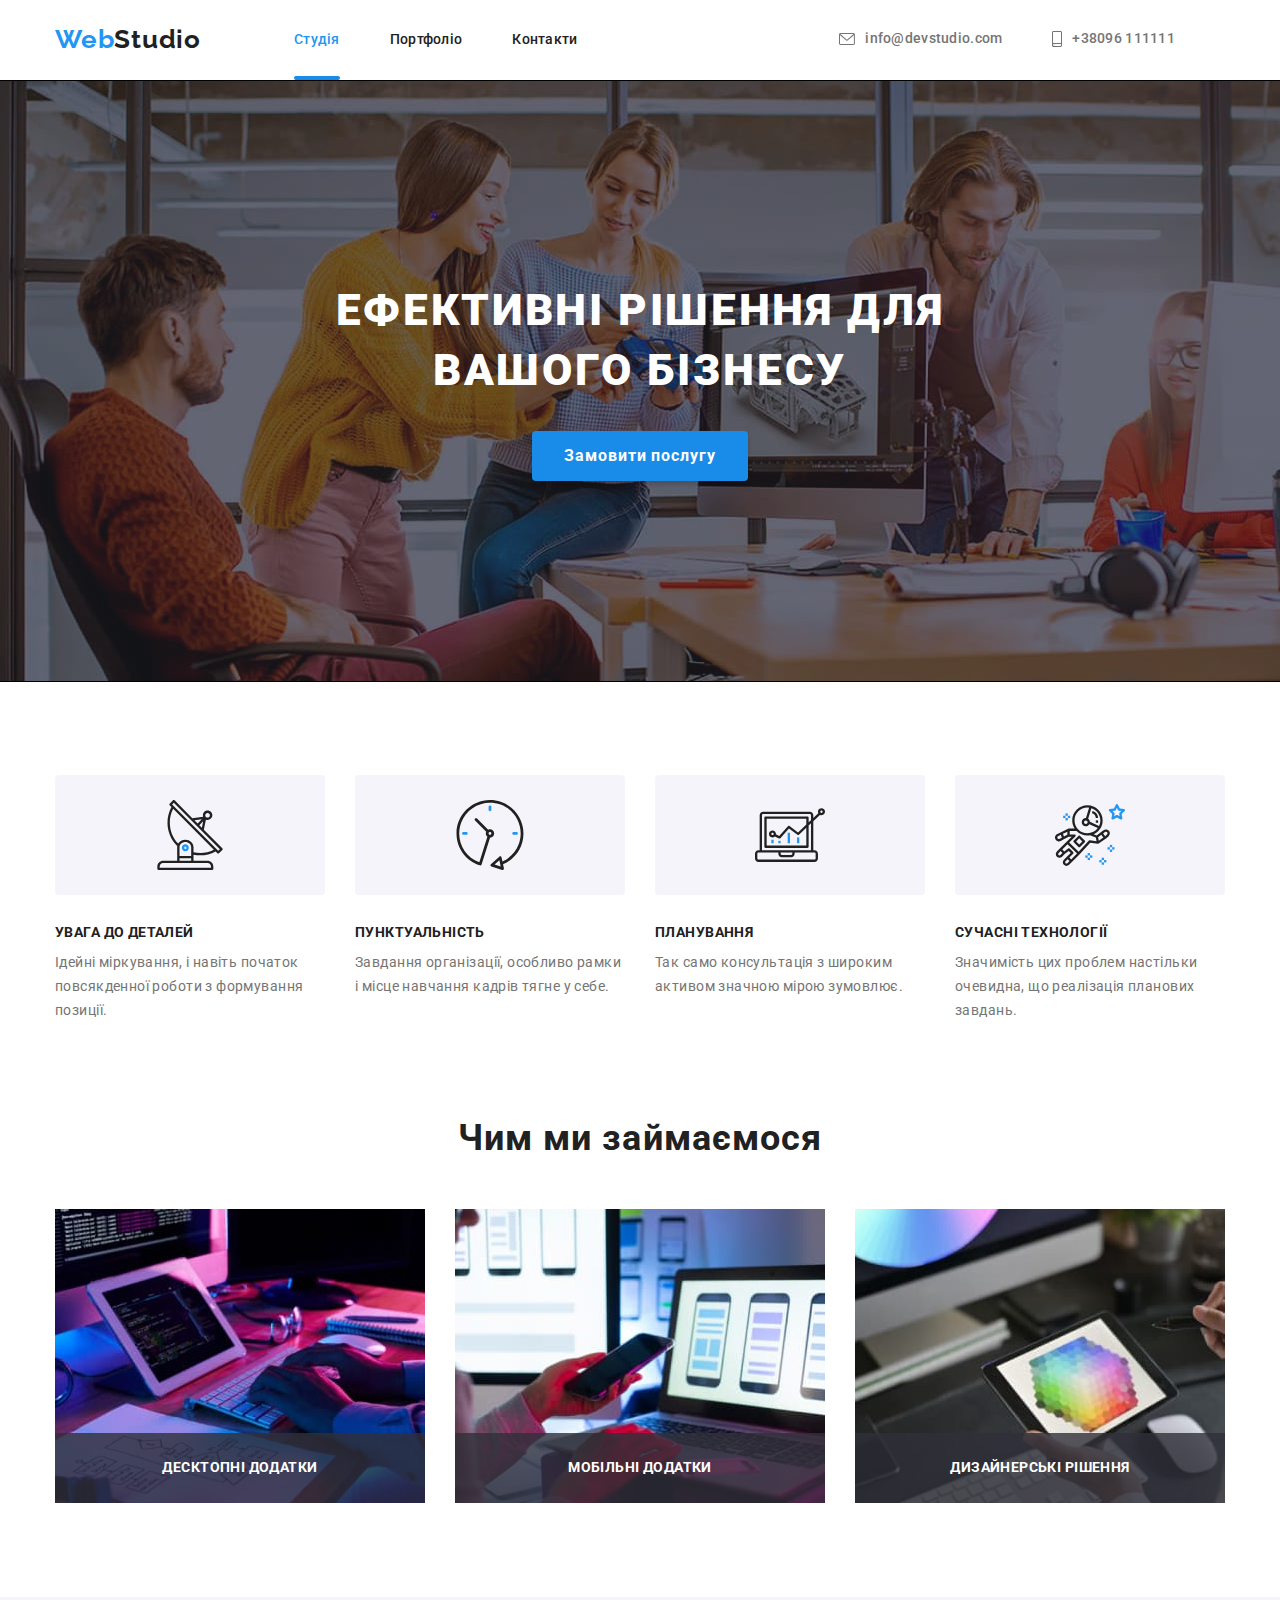
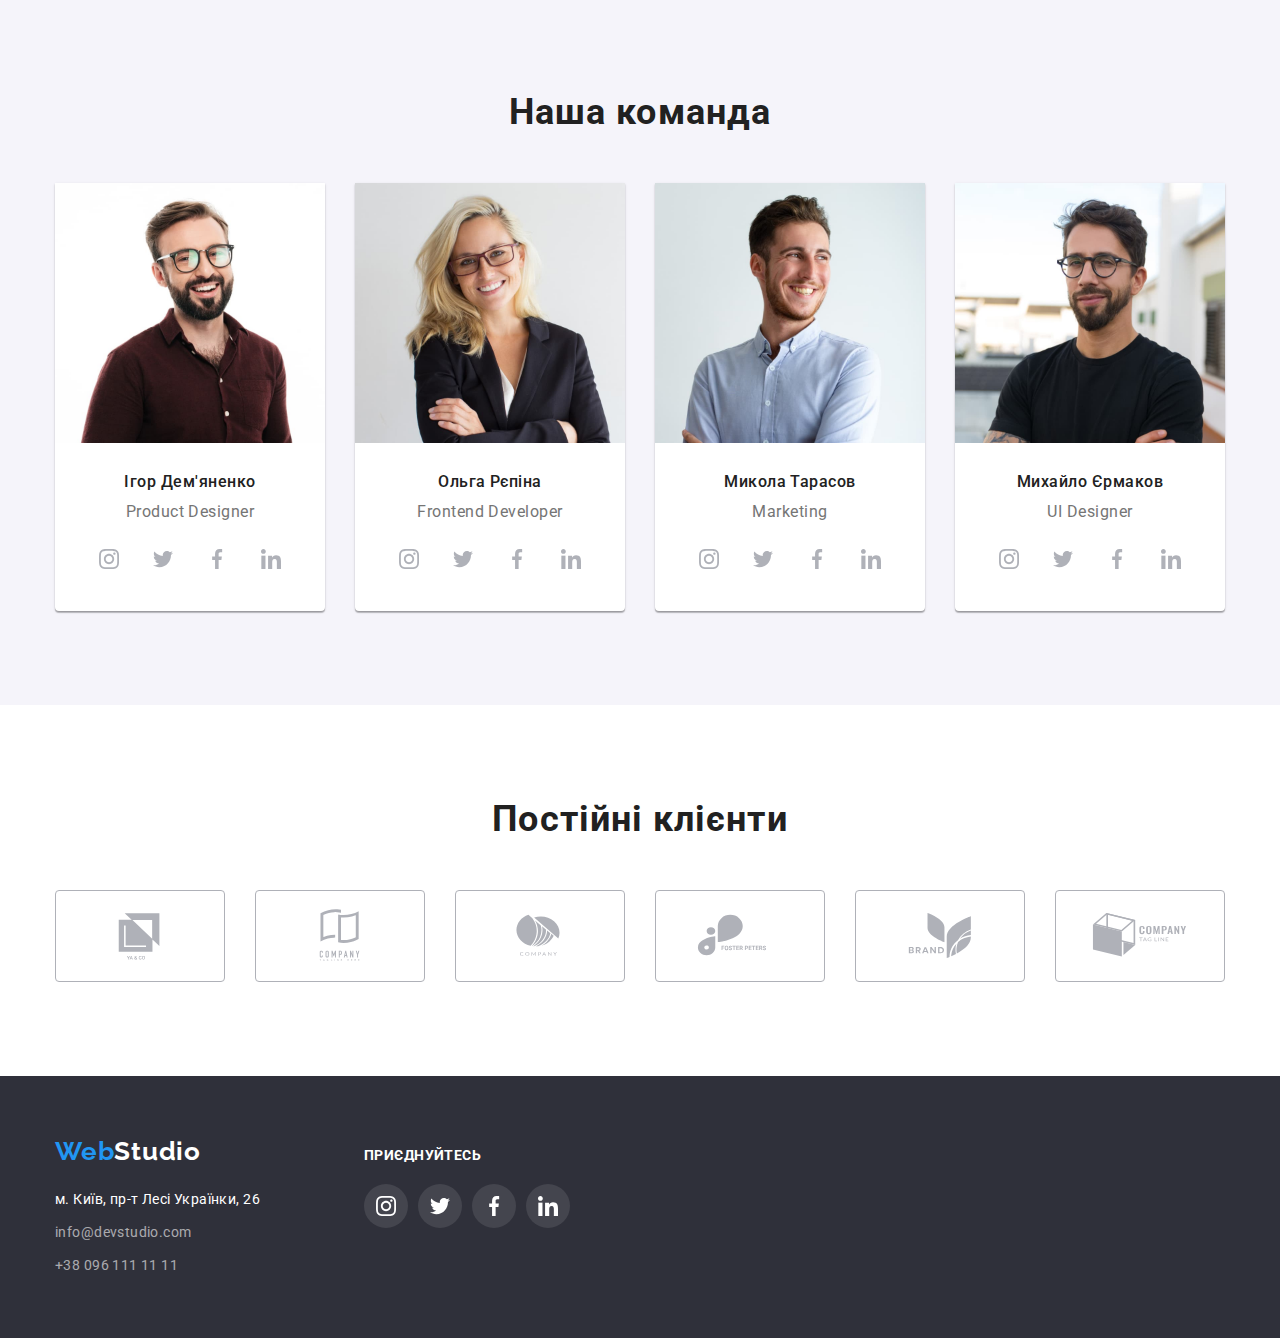
<file: index.html>
﻿<!DOCTYPE html>
<html lang="uk">

<head>
    <meta charset="UTF-8">
    <meta http-equiv="X-UA-Compatible" content="IE=edge">
    <meta name="viewport" content="width=device-width, initial-scale=1.0">
    <title>Document</title>
    <link rel="preconnect" href="https://fonts.googleapis.com">
    <link rel="preconnect" href="https://fonts.gstatic.com" crossorigin>
    <link
        href="https://fonts.googleapis.com/css2?family=Raleway:wght@700&family=Roboto:wght@400;500;700;900&display=swap"
        rel="stylesheet">
    <link rel="stylesheet" href="https://cdn.jsdelivr.net/npm/modern-normalize@1.1.0/modern-normalize.min.css">
    <link rel="stylesheet" href="./css/styles.css">
</head>

<body>

    <header class="page-header">
        <div class="container page-header-container">
            <nav class="page-navigation ">
                <a class="logo" href="./index.html"><span class="logo-web">Web</span>Studio</a>
                <ul class="menu list ">
                    <li class="menu-item   ">
                        <a class="menu-link  current" href="">Студія</a>
                    </li>
                    <li class="menu-item">
                        <a class="menu-link" href="./portfolio.html">Портфоліо</a>
                    </li>
                    <li class="menu-item">
                        <a class="menu-link" href="">Контакти</a>
                    </li>
                </ul>
            </nav>
            <ul class="contacts">

                <li class="contacts-list-item">
                    <a class="contacts-list-item-link " href="mailto:info@devstudio.com">
                        <svg class="contacts-icon-envelope" width="16" height="12">
                            <use href="./images/icons.svg/symbol-defs.svg#icon-envelope"></use>
                        </svg>info@devstudio.com</a>
                </li>

                <li class="contacts-list-item phone">
                    <a class="contacts-list-item-link" href="tel:+380961111111">
                        <svg class="contacts-icon-smartphone" width="10" height="16">
                            <use href="./images/icons.svg/symbol-defs.svg#icon-smartphone"></use>
                        </svg>+38096 111111 </a>
                </li>


            </ul>
        </div>
    </header>

    <main>
        <section class="main-baner">
            <div class="container main-baner-container">
                <h1 class="main-baner-title">Ефективні рішення для <br> вашого бізнесу</h1>
                <button class="main-baner-button" type="button" data-modal-open>Замовити послугу</button>
            </div>
        </section>

        <section class="benefits">
            <div class="container">
                <h2 class="visually-hidden">Наші переваги</h2>
                <ul class="benefits-list">
                    <li class="benefits-item benefits-icon-list">
                        <div class="box-icons">
                            <svg class="benefits-icon" width="70" height="70">
                                <use href="./images/icons.svg/symbol-defs.svg#icon-antenna"></use>
                            </svg>
                        </div>
                        <h3 class="benefits-title">УВАГА ДО ДЕТАЛЕЙ</h3>
                        <p class="benefits-text">
                            Ідейні міркування, і навіть початок повсякденної роботи з формування позиції.
                        </p>

                    </li>
                    <li class="benefits-item benefits-icon-list">
                        <div class="box-icons">
                            <svg class="benefits-icon" width="70" height="70">
                                <use href="./images/icons.svg/symbol-defs.svg#icon-clock"></use>
                            </svg>
                        </div>
                        <h3 class="benefits-title">ПУНКТУАЛЬНІСТЬ</h3>
                        <p class="benefits-text">
                            Завдання організації, особливо рамки і місце навчання кадрів тягне у себе.
                        </p>
                    </li>
                    <li class="benefits-item benefits-icon-list">
                        <div class="box-icons">
                            <svg class="benefits-icon" width="70" height="70">
                                <use href="./images/icons.svg/symbol-defs.svg#icon-diagram"></use>
                            </svg>
                        </div>
                        <h3 class="benefits-title">ПЛАНУВАННЯ</h3>
                        <p class="benefits-text">
                            Так само консультація з широким активом значною мірою зумовлює.
                        </p>
                    </li>
                    <li class="benefits-item benefits-icon-list">
                        <div class="box-icons">
                            <svg class="benefits-icon" width="70" height="70">
                                <use href="./images/icons.svg/symbol-defs.svg#icon-astronaut"></use>
                            </svg>
                        </div>
                        <h3 class="benefits-title">СУЧАСНІ ТЕХНОЛОГІЇ</h3>
                        <p class="benefits-text">
                            Значимість цих проблем настільки очевидна, що реалізація планових завдань.
                        </p>
                    </li>
                </ul>
            </div>

        </section>

        <section class="directions section">
            <div class="container">
                <h2 class="what-we-do">Чим ми займаємося</h2>
                <ul class="directions-list">
                    <li class="directions-cards">
                        <div class="directions-overlay-wrapper">
                            <p class="directions-overlay">Десктопні додатки</p>
                            <img src="./images/box1.jpg" alt="ноутбук" width="370" height="294" />
                        </div>
                    </li>
                    <li class="directions-cards">
                        <div class="directions-overlay-wrapper">
                            <p class="directions-overlay">Мобільні додатки</p>
                            <img src="./images/box2.jpg" alt="мобільний телефон" width="370" height="294" />
                        </div>
                    </li>
                    <li class="directions-cards">
                        <div class="directions-overlay-wrapper">
                            <p class="directions-overlay">Дизайнерські рішення</p>
                            <img src="./images/box3.jpg" alt="планшет" width="370" height="294" />
                        </div>
                    </li>
                </ul>
            </div>

        </section>

        <section class="team-section section">
            <div class="container">
                <h2 class="our-crew-label">Наша команда</h2>
                <ul class="team-section-list">
                    <li class="team-section-list-item">
                        <img src="./images/img1.jpg" alt="Ігор Дем'яненко" width="270">
                        <div class="staff">
                            <h3 class="team-title">Ігор Дем'яненко</h3>
                            <p class="team-text" lang="en">Product Designer</p>

                            <ul class="social-list">
                                <li class="social-list-item">
                                    <a href="" class="social-list-link">
                                        <svg class="social-list-icon">
                                            <use href="./images/icons.svg/symbol-defs.svg#icon-instagram"></use>
                                        </svg>
                                    </a>
                                </li>
                                <li class="social-list-item">
                                    <a href="" class="social-list-link">
                                        <svg class="social-list-icon">
                                            <use href="./images/icons.svg/symbol-defs.svg#icon-twitter"></use>
                                        </svg>
                                    </a>
                                </li>
                                <li class="social-list-item">
                                    <a href="" class="social-list-link">
                                        <svg lang="en" aria-label="facebook icon" class="social-list-icon">
                                            <use href="./images/icons.svg/symbol-defs.svg#icon-facebook"></use>
                                        </svg>
                                    </a>
                                </li>
                                <li class="social-list-item">
                                    <a href="" class="social-list-link">
                                        <svg class="social-list-icon">
                                            <use href="./images/icons.svg/symbol-defs.svg#icon-linkedin"></use>
                                        </svg>
                                    </a>
                                </li>
                            </ul>

                        </div>
                    </li>
                    <li class="team-section-list-item">
                        <img src="./images/img2.jpg" alt="Ольга Рєпіна" width="270">
                        <div class="staff">
                            <h3 class="team-title">Ольга Рєпіна</h3>
                            <p class="team-text" lang="en">Frontend Developer</p>
                            <ul class="social-list">
                                <li class="social-list-item">
                                    <a href="" class="social-list-link">
                                        <svg class="social-list-icon">
                                            <use href="./images/icons.svg/symbol-defs.svg#icon-instagram"></use>
                                        </svg>
                                    </a>
                                </li>
                                <li class="social-list-item">
                                    <a href="" class="social-list-link">
                                        <svg class="social-list-icon">
                                            <use href="./images/icons.svg/symbol-defs.svg#icon-twitter"></use>
                                        </svg>
                                    </a>
                                </li>
                                <li class="social-list-item">
                                    <a href="" class="social-list-link">
                                        <svg lang="en" aria-label="facebook icon" class="social-list-icon">
                                            <use href="./images/icons.svg/symbol-defs.svg#icon-facebook"></use>
                                        </svg>
                                    </a>
                                </li>
                                <li class="social-list-item">
                                    <a href="" class="social-list-link">
                                        <svg class="social-list-icon">
                                            <use href="./images/icons.svg/symbol-defs.svg#icon-linkedin"></use>
                                        </svg>
                                    </a>
                                </li>
                            </ul>
                        </div>
                    </li>
                    <li class="team-section-list-item">
                        <img src="./images/img3.jpg" alt="Микола Тарасов" width="270">
                        <div class="staff">
                            <h3 class="team-title">Микола Тарасов</h3>
                            <p class="team-text" lang="en">Marketing</p>
                            <ul class="social-list">
                                <li class="social-list-item">
                                    <a href="" class="social-list-link">
                                        <svg class="social-list-icon">
                                            <use href="./images/icons.svg/symbol-defs.svg#icon-instagram"></use>
                                        </svg>
                                    </a>
                                </li>
                                <li class="social-list-item">
                                    <a href="" class="social-list-link">
                                        <svg class="social-list-icon">
                                            <use href="./images/icons.svg/symbol-defs.svg#icon-twitter"></use>
                                        </svg>
                                    </a>
                                </li>
                                <li class="social-list-item">
                                    <a href="" class="social-list-link">
                                        <svg lang="en" aria-label="facebook icon" class="social-list-icon">
                                            <use href="./images/icons.svg/symbol-defs.svg#icon-facebook"></use>
                                        </svg>
                                    </a>
                                </li>
                                <li class="social-list-item">
                                    <a href="" class="social-list-link">
                                        <svg class="social-list-icon">
                                            <use href="./images/icons.svg/symbol-defs.svg#icon-linkedin"></use>
                                        </svg>
                                    </a>
                                </li>
                            </ul>
                        </div>
                    </li>
                    <li class="team-section-list-item">
                        <img src="./images/img4.jpg" alt="Михайло Єрмаков" width="270">
                        <div class="staff">
                            <h3 class="team-title">Михайло Єрмаков</h3>
                            <p class="team-text" lang="en">UI Designer</p>
                            <ul class="social-list">
                                <li class="social-list-item">
                                    <a href="" class="social-list-link">
                                        <svg lang="en" aria-label="instagram icon" class="social-list-icon">
                                            <use href="./images/icons.svg/symbol-defs.svg#icon-instagram"></use>
                                        </svg>
                                    </a>
                                </li>
                                <li class="social-list-item">
                                    <a href="" class="social-list-link">
                                        <svg lang="en" aria-label="twitter icon" class="social-list-icon">
                                            <use href="./images/icons.svg/symbol-defs.svg#icon-twitter"></use>
                                        </svg>
                                    </a>
                                </li>
                                <li class="social-list-item">
                                    <a href="" class="social-list-link">
                                        <svg lang="en" aria-label="facebook icon" class="social-list-icon">
                                            <use href="./images/icons.svg/symbol-defs.svg#icon-facebook"></use>
                                        </svg>
                                    </a>
                                </li>
                                <li class="social-list-item">
                                    <a href="" class="social-list-link">
                                        <svg lang="en" aria-label="linkedin icon" class="social-list-icon">
                                            <use href="./images/icons.svg/symbol-defs.svg#icon-linkedin"></use>
                                        </svg>
                                    </a>
                                </li>
                            </ul>
                        </div>
                    </li>
                </ul>
            </div>
        </section>


        <section class="clients section">
            <div class="container">
                <h4 class="section-title">Постійні клієнти</h4>
                <ul class="clients-list">
                    <li class="clients-item">
                        <a class="clients-link">
                            <svg class="clients-icon" width="106" height="60">
                                <use href="./images/icons.svg/symbol-defs.svg#icon-Logo-1"></use>
                            </svg> </a>
                    </li>
                    <li class="clients-item">
                        <a href="#" class="clients-link">
                            <svg class="clients-icon" width="106" height="60">
                                <use href="./images/icons.svg/symbol-defs.svg#icon-Logo-2"></use>
                            </svg>
                        </a>
                    </li>
                    <li class="clients-item">
                        <a href="#" class="clients-link">
                            <svg class="clients-icon" width="106" height="60">
                                <use href="./images/icons.svg/symbol-defs.svg#icon-Logo-3"></use>
                            </svg></a>
                    </li>
                    <li class="clients-item">
                        <a href="#" class="clients-link">
                            <svg class="clients-icon" width="106" height="60">
                                <use href="./images/icons.svg/symbol-defs.svg#icon-Logo-4"></use>
                            </svg></a>
                    </li>
                    <li class="clients-item">
                        <a href="#" class="clients-link">
                            <svg class="clients-icon" width="106" height="60">
                                <use href="./images/icons.svg/symbol-defs.svg#icon-Logo-5"></use>
                            </svg></a>
                    </li>
                    <li class="clients-item">
                        <a href="#" class="clients-link">
                            <svg class="clients-icon" width="106" height="60">
                                <use href="./images/icons.svg/symbol-defs.svg#icon-Logo-6"></use>
                            </svg></a>
                    </li>
                </ul>
            </div>
        </section>
    </main>

    <footer>
        <div class="container footer-general">
            <div class="footer-logo-address">


                <a class="logo" href="./index.html"><span class="logo-web">Web</span>Studio</a>

                <address class="address">
                    <ul class="address-lines">
                        <li class="footer-address-line-1"><a href="https://goo.gl/maps/CPtrU1FHBa2aNyZL9"
                                target="_blank" rel="noopener noreferrer nofollow">м. Київ, пр-т Лесі Українки, 26</a>
                        </li>
                        <li class="footer-address-line-2"><a href="mailto:info@devstudio.com">info@devstudio.com</a>
                        </li>
                        <li class="footer-address-line-3"><a href="tel:+380961111111">+38 096 111 11 11</a></li>
                    </ul>
                </address>
            </div>

            <div class="footer-box">
                <p class="footer-social-title">Приєднуйтесь</p>
                <ul class="footer-social-list">
                    <li class="footer-list-item">
                        <a href="" class="footer-list-link">
                            <svg lang="en" aria-label="instagram icon" class="footer-list-icon" width="20" height="20">
                                <use href="./images/icons.svg/symbol-defs.svg#icon-instagram"></use>
                            </svg>
                        </a>
                    </li>
                    <li class="footer-list-item">
                        <a href="" class="footer-list-link">
                            <svg lang="en" aria-label="twitter icon" class="footer-list-icon" width="20" height="20">
                                <use href="./images/icons.svg/symbol-defs.svg#icon-twitter"></use>
                            </svg>
                        </a>
                    </li>
                    <li class="footer-list-item">
                        <a href="" class="footer-list-link">
                            <svg lang="en" aria-label="facebook icon" class="footer-list-icon" width="20" height="20">
                                <use href="./images/icons.svg/symbol-defs.svg#icon-facebook"></use>
                            </svg>
                        </a>
                    </li>
                    <li class="footer-list-item">
                        <a href="" class="footer-list-link">
                            <svg lang="en" aria-label="linkedin icon" class="footer-list-icon" width="20" height="20">
                                <use href="./images/icons.svg/symbol-defs.svg#icon-linkedin"></use>
                            </svg>
                        </a>
                    </li>
                </ul>
            </div>

        </div>
    </footer>

    <div class="backdrop is-hidden" data-modal>
        <div class="modal">
            <button type="button" class="modal-close-btn" data-modal-close>
                <svg class="modal-close-icon" width="18" height="18">
                    <use href="./images/icons.svg/symbol-defs.svg#icon-close"></use>
                </svg>
            </button>
        </div>
    </div>

    <script src="./js/modal.js"></script>
</body>

</html>
</file>
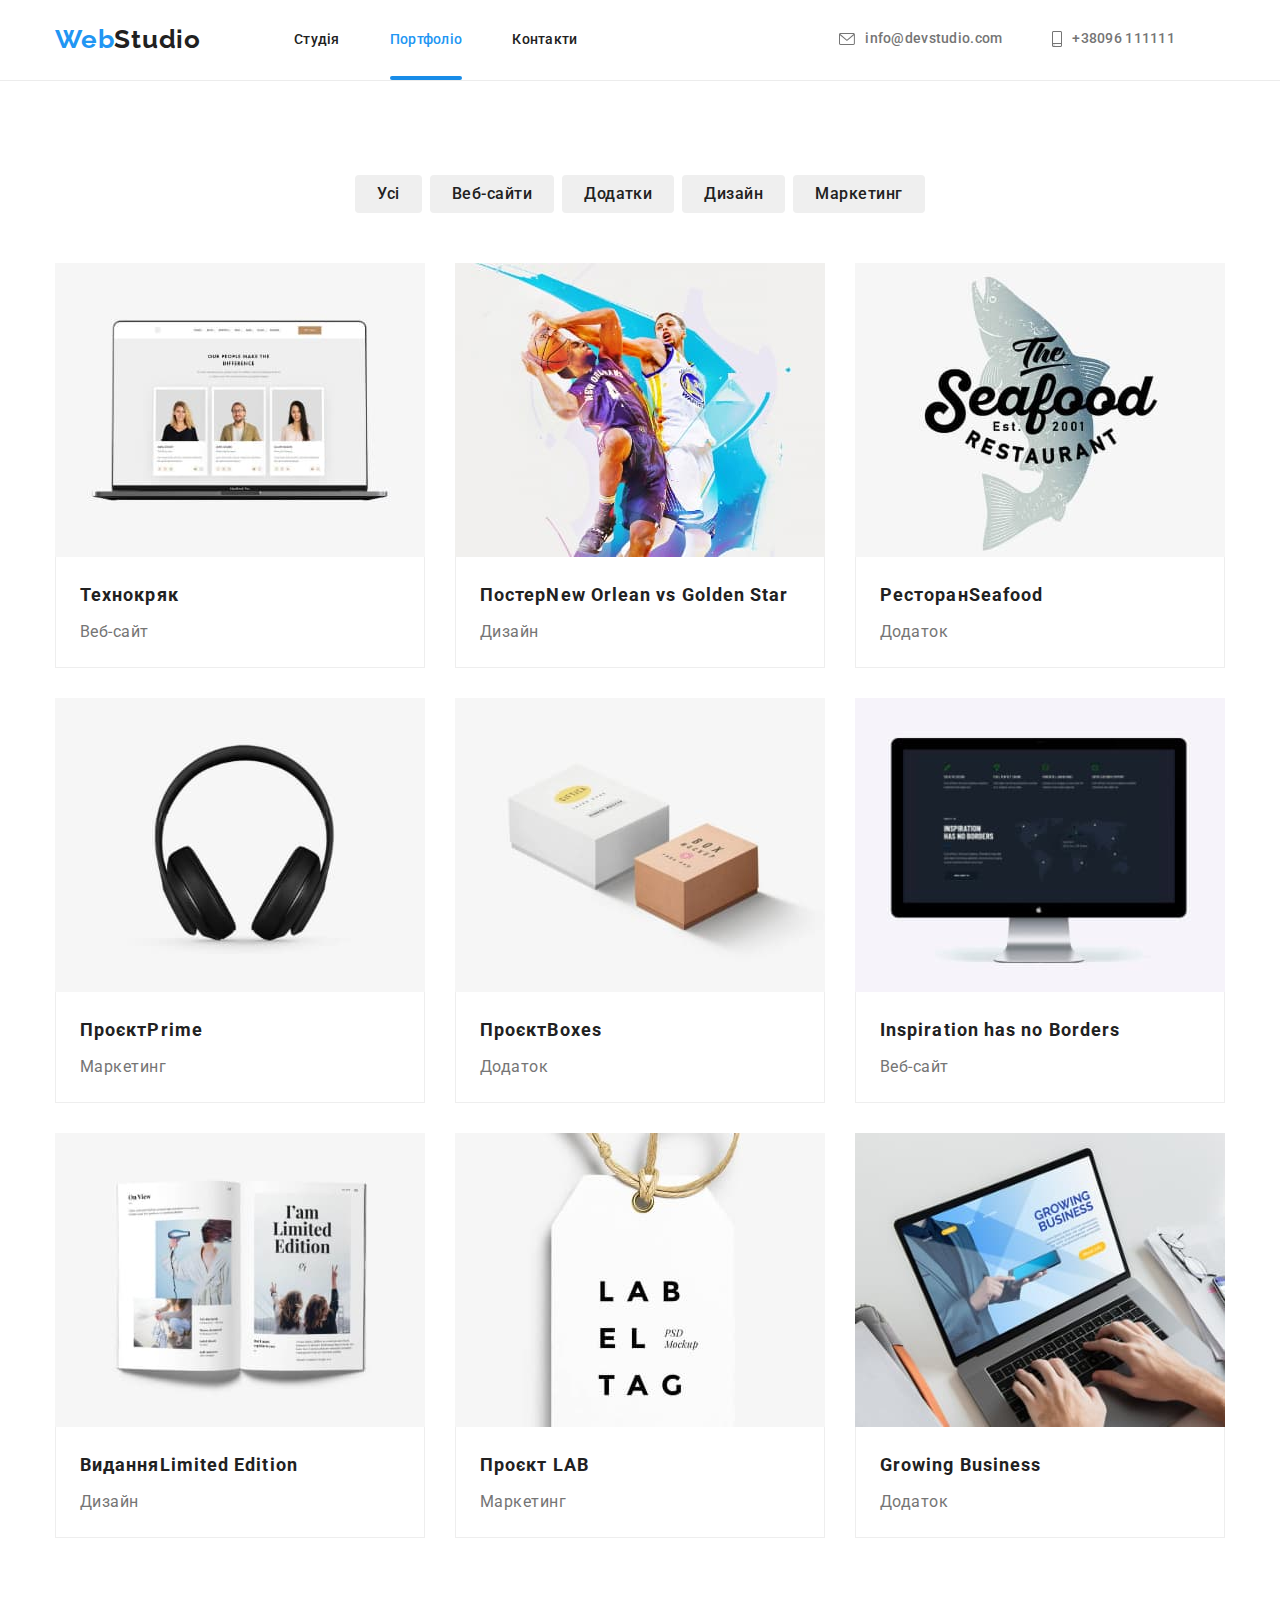
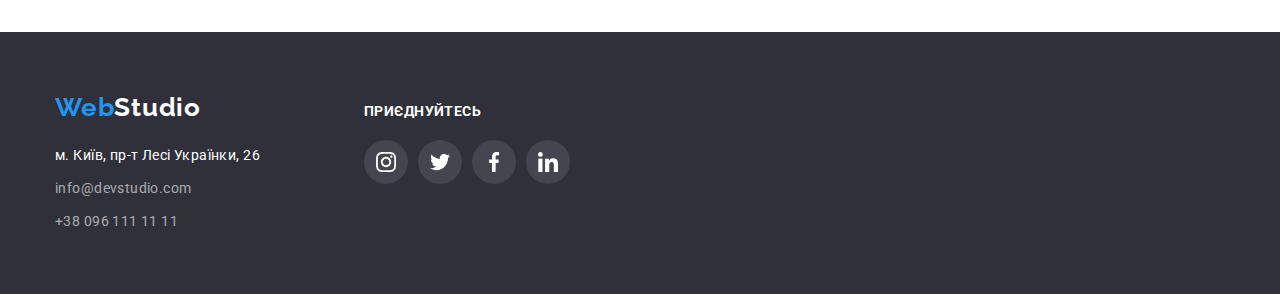
<file: portfolio.html>
﻿<!DOCTYPE html>
<html lang="uk">

<head>
    <meta charset="UTF-8">
    <meta http-equiv="X-UA-Compatible" content="IE=edge">
    <meta name="viewport" content="width=device-width, initial-scale=1.0">
    <title>Portfolio</title>
    <link rel="preconnect" href="https://fonts.googleapis.com">
    <link rel="preconnect" href="https://fonts.gstatic.com" crossorigin>
    <link
        href="https://fonts.googleapis.com/css2?family=Raleway:wght@700&family=Roboto:wght@400;500;700;900&display=swap"
        rel="stylesheet">
    <link rel="stylesheet" href="https://cdn.jsdelivr.net/npm/modern-normalize@1.1.0/modern-normalize.min.css">
    <link rel="stylesheet" href="./css/styles.css">
</head>

<body>
    <header class="page-header">
        <div class="container page-header-container">
            <nav class="page-navigation">
                <a class="logo" href="./index.html"><span class="logo-web">Web</span>Studio</a>
                <ul class="menu">
                    <li class="menu-item">
                        <a class="menu-link" href="./index.html">Студія</a>
                    </li>
                    <li class="menu-item">
                        <a class="menu-link current" href="./portfolio.html">Портфоліо</a>
                    </li>
                    <li class="menu-item">
                        <a class="menu-link" href="">Контакти</a>
                    </li>
                </ul>
            </nav>
            <ul class="contacts">
                <li class="contacts-list-item">
                    <a class="contacts-list-item-link " href="mailto:info@devstudio.com">
                        <svg class="contacts-icon-smartphone" width="16" height="12">
                            <use href="./images/icons.svg/symbol-defs.svg#icon-envelope"></use>
                        </svg>info@devstudio.com</a>
                </li>

                <li class="contacts-list-item phone">
                    <a class="contacts-list-item-link" href="tel:+380961111111">
                        <svg class="contacts-icon-envelope" width="10" height="16">
                            <use href="./images/icons.svg/symbol-defs.svg#icon-smartphone"></use>
                        </svg>+38096 111111 </a>
                </li>

            </ul>
        </div>
    </header>
    <main>
        <section class="section">
            <div class="container">
                <h1 class="visually-hidden">Портфоліо</h1>
                <ul class="menu-btn">
                    <li><button class="list-btn" type="button">Усі</button></li>
                    <li><button class="list-btn" type="button">Веб-сайти</button></li>
                    <li><button class="list-btn" type="button">Додатки</button></li>
                    <li><button class="list-btn" type="button">Дизайн</button></li>
                    <li><button class="list-btn" type="button">Маркетинг</button></li>
                </ul>

                <ul class="portfolio-list">
                    <li class="portfolio-list-item">
                        <a href="" class="portfolio-list-link">
                            <div class="portfolio-list-img-wrapper">
                                <img src="./images/img11.jpg" alt="ноутбук" width="370" height="294">
                                <p class="overlay">
                                    Ресурс пропонує комплексні
                                    пропозиції з різним рівнем
                                    функціоналу та сервісів. Все це
                                    дозволить відвідувачу отримати
                                    вичерпні відомості про компанію чи приватну особу.
                                </p>
                            </div>
                            <div class="projects">
                                <h2 class="portfolio-title">Технокряк</h2>
                                <p class="portfolio-text">Веб-сайт</p>
                            </div>
                        </a>
                    </li>
                    <li class="portfolio-list-item">
                        <a href="" class="portfolio-list-link">
                            <div class="portfolio-list-img-wrapper">
                                <img src="./images/img12.jpg" alt="два баскетболісти з мячем" width="370" height="294">
                                <p class="overlay">
                                    Ресурс пропонує комплексні
                                    пропозиції з різним рівнем
                                    функціоналу та сервісів. Все це
                                    дозволить відвідувачу отримати
                                    вичерпні відомості про компанію чи приватну особу.
                                </p>
                            </div>
                            <div class="projects">
                                <h2 class="portfolio-title">Постер<span lang="en">New Orlean vs Golden Star</span></h2>
                                <p class="portfolio-text">Дизайн</p>
                            </div>

                        </a>
                    </li>
                    <li class="portfolio-list-item">
                        <a href="" class="portfolio-list-link">
                            <div class="portfolio-list-img-wrapper">
                                <img src="./images/img13.jpg" alt="логотип ресторану" width="370" height="294">
                                <p class="overlay">
                                    Ресурс пропонує комплексні
                                    пропозиції з різним рівнем
                                    функціоналу та сервісів. Все це
                                    дозволить відвідувачу отримати
                                    вичерпні відомості про компанію чи приватну особу.
                                </p>
                            </div>
                            <div class="projects">
                                <h2 class="portfolio-title">Ресторан<span lang="en">Seafood</span></h2>
                                <p class="portfolio-text">Додаток</p>
                            </div>

                        </a>
                    </li>
                    <li class="portfolio-list-item">
                        <a href="" class="portfolio-list-link">
                            <div class="portfolio-list-img-wrapper">
                                <img src="./images/img14.jpg" alt="навушники" width="370" height="294">
                                <p class="overlay">
                                    Ресурс пропонує комплексні
                                    пропозиції з різним рівнем
                                    функціоналу та сервісів. Все це
                                    дозволить відвідувачу отримати
                                    вичерпні відомості про компанію чи приватну особу.
                                </p>
                            </div>
                            <div class="projects">
                                <h2 class="portfolio-title">Проєкт<span lang="en">Prime</span></h2>
                                <p class="portfolio-text">Маркетинг</p>
                            </div>

                        </a>
                    </li>
                    <li class="portfolio-list-item">
                        <a href="" class="portfolio-list-link">
                            <div class="portfolio-list-img-wrapper">
                                <img src="./images/img15.jpg" alt="дві коробки" width="370" height="294">
                                <p class="overlay">
                                    Ресурс пропонує комплексні
                                    пропозиції з різним рівнем
                                    функціоналу та сервісів. Все це
                                    дозволить відвідувачу отримати
                                    вичерпні відомості про компанію чи приватну особу.
                                </p>
                            </div>
                            <div class="projects">
                                <h2 class="portfolio-title">Проєкт<span lang="en">Boxes</span></h2>
                                <p class="portfolio-text">Додаток</p>
                            </div>

                        </a>
                    </li>
                    <li class="portfolio-list-item">
                        <a href="" class="portfolio-list-link">
                            <div class="portfolio-list-img-wrapper">
                                <img src="./images/img16.jpg" alt="монітор" width="370" height="294">
                                <p class="overlay">
                                    Ресурс пропонує комплексні
                                    пропозиції з різним рівнем
                                    функціоналу та сервісів. Все це
                                    дозволить відвідувачу отримати
                                    вичерпні відомості про компанію чи приватну особу.
                                </p>
                            </div>
                            <div class="projects">
                                <h2 class="portfolio-title" lang="en">Inspiration has no Borders</h2>
                                <p class="portfolio-text">Веб-сайт</p>
                            </div>

                        </a>
                    </li>
                    <li class="portfolio-list-item">
                        <a href="" class="portfolio-list-link">
                            <div class="portfolio-list-img-wrapper">
                                <img src="./images/img17.jpg" alt="видання" width="370" height="294">
                                <p class="overlay">
                                    Ресурс пропонує комплексні
                                    пропозиції з різним рівнем
                                    функціоналу та сервісів. Все це
                                    дозволить відвідувачу отримати
                                    вичерпні відомості про компанію чи приватну особу.
                                </p>
                            </div>
                            <div class="projects">
                                <h2 class="portfolio-title">Видання<span lang="en">Limited Edition</span></h2>
                                <p class="portfolio-text">Дизайн</p>
                            </div>

                        </a>
                    </li>
                    <li class="portfolio-list-item">
                        <a href="" class="portfolio-list-link">
                            <div class="portfolio-list-img-wrapper">
                                <img src="./images/img18.jpg" alt="лейбл" width="370" height="294">
                                <p class="overlay">
                                    Ресурс пропонує комплексні
                                    пропозиції з різним рівнем
                                    функціоналу та сервісів. Все це
                                    дозволить відвідувачу отримати
                                    вичерпні відомості про компанію чи приватну особу.
                                </p>
                            </div>
                            <div class="projects">
                                <h2 class="portfolio-title">Проєкт <span lang="en"> LAB </span></h2>
                                <p class="portfolio-text">Маркетинг</p>
                            </div>

                        </a>
                    </li>
                    <li class="portfolio-list-item">
                        <a href="" class="portfolio-list-link">
                            <div class="portfolio-list-img-wrapper">
                                <img src="./images/img19.jpg" alt="ноутбук" width="370" height="294">
                                <p class="overlay">
                                    Ресурс пропонує комплексні
                                    пропозиції з різним рівнем
                                    функціоналу та сервісів. Все це
                                    дозволить відвідувачу отримати
                                    вичерпні відомості про компанію чи приватну особу.
                                </p>
                            </div>
                            <div class="projects">
                                <h2 class="portfolio-title" lang="en">Growing Business</h2>
                                <p class="portfolio-text">Додаток</p>
                            </div>

                        </a>
                    </li>
                </ul>
            </div>
        </section>
    </main>

    <footer>
        <div class="container footer-general">
            <div class="footer-logo-address">

                <a class="logo" href="./index.html"><span class="logo-web">Web</span>Studio</a>

                <address class="address">
                    <ul class="address-lines">
                        <li class="footer-address-line-1"><a href="https://goo.gl/maps/CPtrU1FHBa2aNyZL9"
                                target="_blank" rel="noopener noreferrer nofollow">м. Київ, пр-т Лесі Українки, 26</a>
                        </li>
                        <li class="footer-address-line-2"><a href="mailto:info@devstudio.com">info@devstudio.com</a>
                        </li>
                        <li class="footer-address-line-3"><a href="tel:+380961111111">+38 096 111 11 11</a></li>
                    </ul>
                </address>
            </div>

            <div class="footer-box">
                <h4 class="footer-social-title">Приєднуйтесь</h4>
                <ul class="footer-social-list">
                    <li class="footer-list-item">
                        <a href="" class="footer-list-link">
                            <svg lang="en" aria-label="instagram icon" class="footer-list-icon" width="20" height="20">
                                <use href="./images/icons.svg/symbol-defs.svg#icon-instagram"></use>
                            </svg>
                        </a>
                    </li>
                    <li class="footer-list-item">
                        <a href="" class="footer-list-link">
                            <svg lang="en" aria-label="twitter icon" class="footer-list-icon" width="20" height="20">
                                <use href="./images/icons.svg/symbol-defs.svg#icon-twitter"></use>
                            </svg>
                        </a>
                    </li>
                    <li class="footer-list-item">
                        <a href="" class="footer-list-link">
                            <svg lang="en" aria-label="facebook icon" class="footer-list-icon" width="20" height="20">
                                <use href="./images/icons.svg/symbol-defs.svg#icon-facebook"></use>
                            </svg>
                        </a>
                    </li>
                    <li class="footer-list-item">
                        <a href="" class="footer-list-link">
                            <svg lang="en" aria-label="linkedin icon" class="footer-list-icon" width="20" height="20">
                                <use href="./images/icons.svg/symbol-defs.svg#icon-linkedin"></use>
                            </svg>
                        </a>
                    </li>
                </ul>
            </div>

        </div>
    </footer>

    <script src="./js/modal.js"></script>

</body>

</html>
</file>
<file: css/styles.css>
:root {
    --main-bg-color: #FFFFFF;
    --accent-color:#2196F3;
    --main-background-color:#F5F4FA;
    --portfolio-background-color:#EEEEEE;
    --main-grey-color:#757575;
    --main-color:#2F303A;
    --menu-link-color:#212121;
    --footer-header-background:#2F303A;
    --button-background-color:#188CE8;
    --roboto-font-constant:'Roboto';
    --sansserif-font-constant:'sans-serif';
    --raleway-font-constant:'Raleway';
    --transition-dur-and-func:250ms cubic-bezier(0.4, 0, 0.2, 1);
}

body {
    background: var(--main-bg-color);
    font-size: 14px;
    font-family: var(--roboto-font-constant), var(--sansserif-font-constant);
    letter-spacing: 0.03em;
    color: var(--main-color);
}

.container {
    width: 1200px;
    margin-left: auto;
    margin-right: auto;
    padding-left: 15px;
    padding-right: 15px;
}

.section {
    padding-top: 94px;
    padding-bottom: 94px;
}


h1,
h2,
h3,
h4,
p {
    margin-top: 0;
    margin-bottom: 0;
}

ul,
ol {
    margin-top: 0;
    margin-bottom: 0;
    padding-left: 0;
}

ul {
    list-style: none;
  
 }


 img {
     display: block;
     max-width: 100%;
     height: auto;
 }

 a {
     text-decoration: none;
     color: inherit;
 }


 .visually-hidden {
     position: absolute;
     white-space: nowrap;
     width: 1px;
     height: 1px;
     overflow: hidden;
     border: 0;
     padding: 0;
     clip: rect(0 0 0 0);
     clip-path: inset(50%);
     margin: -1px;
 }

 /* header */


 .page-header {
    border-bottom: 1px solid #ECECEC;
    padding-top: 24px;
    padding-bottom: 25px;
 }

 .page-header-container {
    display: flex;
    align-items: center;
   

 }


 .page-navigation {
    display: flex;
    align-items: center;
 }

 .menu {
    display: flex;
    column-gap: 50px;
    justify-content: center;
    
 }

 .contacts {
    display: flex;
    margin-left: auto;
  
 }

 .logo {
    margin-right: 93px;
    
 }

 .logo-web {
     color: var(--accent-color);

 }



.menu-link {
    font-family: var(--roboto-font-constant);
    font-weight: 500;
    font-size: 14px;
    line-height: 1.14;
    letter-spacing: 0.02em;
    position: relative;
    padding-top: 32px;
    padding-bottom: 32px;
    
    color: var(--menu-link-color);
    transition: color var(--transition-dur-and-func);
}

.current::after {
        position: absolute;
        content: "";
        display: block;
        bottom: -1px;
        width: 100%;
        height: 4px;
        background-color: var(--button-background-color);
        border-radius: 2px;
}

.menu-link:active,
.menu-link:hover,
.menu-link:focus {
    color: var(--accent-color);
}

.menu-item:active,
.menu-item:hover,
.menu-item:focus {
    color: var(--accent-color);
}

.contacts-list-item {
    font-family: var(--roboto-font-constant);
    font-weight: 500;
    font-size: 14px;
    line-height: 1.14;
    letter-spacing: 0.02em;
    display: flex;
    margin-right: 50px;
  


    color: var(--main-grey-color);
    fill: currentColor;
}

.contacts-list-item-link {
    display: flex;
    align-items: center;
    color: inherit;
    transition: color 250ms cubic-bezier(0.4, 0, 0.2, 1);
   
   
}



.contacts-icon-smartphone,
.contacts-icon-envelope {

    margin-right: 10px;
}


.menu-link.current {
    color: var(--accent-color)

}


.contacts-list-item:active,
.contacts-list-item:hover,
.contacts-list-item:focus {
    color: var(--accent-color);
}

.contacts-list-item-link:active,
.contacts-list-item-link:hover,
.contacts-list-item-link:focus {
    color: var(--accent-color);
}


.page-navigation .logo {
    font-family: var(--raleway-font-constant);
    font-weight: 700;
    font-size: 26px;
    line-height: 1.19;
    letter-spacing: 0.03em;
    color: var(--menu-link-color);
}


.menu-link {
    color: var(--menu-link-color);
}


/* button */

button {
    cursor: pointer;
    border: none;
}

.menu-btn {
    display: flex;
    justify-content: center;
    column-gap: 8px;
    font-weight: 500;
    font-size: 16px;
    line-height: 1.62;
    text-align: center;
    letter-spacing: 0.03em;

  
    
    
}

.list-btn {
    font-family: var(--roboto-font-constant);
    font-size: 16px;
    line-height: 1.63;
    text-align: center;
    letter-spacing: 0.03em;
    padding: 6px 22px;
    border: 0;
    border-radius: 4px;
    color: var(--main-bg-color);
    

}

.list-btn:hover,
.list-btn:focus {
    box-shadow: 0px 3px 1px rgba(0, 0, 0, 0.1),
            0px 1px 2px rgba(0, 0, 0, 0.08),
            0px 2px 2px rgba(0, 0, 0, 0.12);
    background: var(--accent-color);
    color: var(--main-bg-color)

   
}

.list-btn {
    font-family: var(--roboto-font-constant);
    font-weight: 500;
    font-size: 16px;
    line-height: 1.62;
    text-align: center;
    letter-spacing: 0.03em;
    
    color: var(--menu-link-color);
    transition: background-color var(--transition-dur-and-func);
}

.main-baner {
    color: var(--main-bg-color);
    background: #2F303A;
    padding-top: 200px;
    padding-bottom: 200px;
    text-align: center;
    text-transform: uppercase;
    max-width: 1600px;
    height: 600px;
    margin-left: auto;
    margin-right: auto;
    outline: 1px solid black;
    background-image: linear-gradient(to right,
        rgba(47, 48, 58, 0.4),
        rgba(47, 48, 58, 0.4)),
        url(../images/baner.jpg);
    
}

.main-baner-title {
    margin-bottom: 30px;
    

    font-family: var(--roboto-font-constant);
    font-weight: 900;
    font-size: 44px;
    line-height: 1.36;
    letter-spacing: 0.06em;
    text-align: center;
   
    color: var(--main-bg-color);
}

.main-baner-button {
    font-weight: 700;
    font-size: 16px;
    line-height: 1.88;
    letter-spacing: 0.06em;
    box-shadow: 0px 4px 4px rgba(0, 0, 0, 0.15);
    border-radius: 4px;
    padding: 10px 32px;
    background-color: var(--button-background-color);
    color: var(--main-bg-color);
    
    
        
}

.main-baner-button:active,
.main-baner-button:hover,
.main-baner-button:focus {
    background-color: var(--accent-color);
}


/* benefits */

.benefits {
    padding-top: 94px;
    padding-bottom: 94px;
}

.benefits-list {
    display: flex;
    gap: 30px;
}
   
.benefits-item {
    flex-basis: calc((100%-90px)/4);
    
}

.box-icons {
    display: flex;
    align-items: center;
    justify-content: center;
    margin-bottom: 30px;
    
    width: 270px;
    height: 120px;
    background: #F5F4FA;
    border-radius: 4px;
}



 .benefits-title {
    font-weight: 700;
    font-size: 14px;
    line-height: 1.14;
    letter-spacing: 0.03em;
    color: var(--menu-link-color);
    margin-bottom: 10px;
}

.benefits-text {
    font-size: 14px;
    line-height: 1.71;
    color: var(--main-grey-color);
}


/* directions */

.directions {
    padding-top: 0;
}

.what-we-do {
        margin-bottom: 50px;
        font-family: 'Roboto';
        font-style: normal;
        font-weight: 700;
        font-size: 36px;
        line-height: 42px;
        text-align: center;
        letter-spacing: 0.03em;
    
        color: var(--menu-link-color);
}


.what-we-do,
.our-crew-label {
    text-align: center;
}

.directions-list {
    display: flex;
    gap: 30px;
}

.directions-overlay-wrapper {
    position: relative;
}

.directions-overlay {
    position: absolute;
    display: flex;
    justify-content: center;
    align-items: center;
    width: 100%;
    height: 70px;
   
    margin: 0;
    bottom: 0;
    left: 0;
    font-style: normal;
    font-weight: 700;
    font-size: 14px;
    line-height: 1.14;
    letter-spacing: 0.03em;
    text-transform: uppercase;
    background-color: rgba(47, 48, 58, 0.8);;
    color: #FFFFFF;
    overflow: auto;
}



/* team-section */

.team-section {
    background-color: var(--main-background-color);
}

.our-crew-label {
    font-family: 'Roboto';
    font-style: normal;
    font-weight: 700;
    font-size: 36px;
    line-height: 42px;
    text-align: center;
    letter-spacing: 0.03em;

    color:var(--menu-link-color);
    margin-bottom: 50px;

}

.team-section-list {
    display: flex;
    flex-wrap: wrap;
    gap: 30px;
    font-family: inherit;
    font-size: 16px;
    line-height: inherit;

   
   
}



.team-section-list-item {
    flex-basis: calc(100% / 4 - var(--card-set-gap));
    text-align: center;
    background-color:var(--main-bg-color);
    box-shadow: 0px 1px 3px rgba(0, 0, 0, 0.12),
                0px 1px 1px rgba(0, 0, 0, 0.14),
                0px 2px 1px rgba(0, 0, 0, 0.2);
    border-radius: 0px 0px 4px 4px;
    
}

.team-title {
    font-family: 'Roboto';
        font-style: normal;
        font-weight: 500;
        font-size: 16px;
        line-height: 1.18;
        text-align: center;
        letter-spacing: 0.03em;
        margin-bottom: 10px;
    
        color:var(--menu-link-color);
    
   
}

.team-text {
    font-family: var(--roboto-font-constant);
    font-style: normal;
    font-weight: 400;
    font-size: 16px;
    line-height: 1.19;
    text-align: center;
    letter-spacing: 0.03em;
    margin-bottom: 16px;
    color: var(--main-grey-color)
    
}

.staff {
    padding-top:30px ;
    padding-bottom:30px;
 
}

.social-list {
    display: flex;
   justify-content: center;
   column-gap: 10px;
   color: #AFB1B8;

    
}

.social-list-link {
    display: flex;
    align-items: center;
    justify-content: center;

    width: 44px;
    height: 44px;
    border-radius: 50%;
    fill: #AFB1B8;
    background-color: #FFFFFF;
    transition: background-color  250ms cubic-bezier(0.4, 0, 0.2, 1);
}

.social-list-link:hover ,
.social-list-link:focus {
    background-color: #2196F3;
    
}


.social-list-icon {
    width: 20px;
    height: 20px;
   
  
    
  
}

.social-list-link:hover .social-list-icon,
.social-list-link:focus .social-list-icon {
    fill: var(--main-bg-color);
    
}


   




/* portfolio-list */


.portfolio-list {
    display: flex;
    flex-wrap: wrap;
    gap: 30px;
    margin-top: 50px;   
}

.portfolio-list-img-wrapper {
    position: relative;
    overflow: hidden;
}

.overlay {
    position: absolute;
    display: flex;
    align-items: center;
    justify-content: center;
    top: 0;
    left: 0;
    width: 100%;
    height: 100%;
    
    background-color: rgba(33, 150, 243, 0.9);
    color: rgba(255, 255, 255, 1);
    
    font-style: normal;
    font-weight: 400;
    font-size: 18px;
    line-height: 1.55;
    letter-spacing: 0.03em;
    padding: 63px 24px;
    
    transform: translateY(100%);
    transition:250ms cubic-bezier(0.4,0,0.2,1); 
}

.portfolio-list-link:hover .overlay,
.portfolio-list-link:focus .overlay {
    transform: translateY(0%);
}


.projects {
    padding: 20px 24px;
    border: 1px solid #EEEEEE;
    border-top: none;
}

.portfolio-list-link{
    display: block;
}

.portfolio-list-link:hover,
.portfolio-list-link:focus {
    box-shadow: 0px 1px 1px rgba(0, 0, 0, 0.12),
            0px 4px 4px rgba(0, 0, 0, 0.06),
            1px 4px 6px rgba(0, 0, 0, 0.16);
}

.portfolio-title {
    font-family: var(--roboto-font-constant);
    font-weight: 700;
    font-size: 18px;
    line-height: 2;
    letter-spacing: 0.06em;
    margin-bottom: 4px;

    color: var(--menu-link-color);
}


.portfolio-text {
    font-family: var(--roboto-font-constant);
    font-size: 16px;
    line-height: 1.88;
    letter-spacing: 0.03em;

    color: var(--main-grey-color);
} 



/* clients */

.section-title {
    font-family: 'Roboto';
    font-style: normal;
    font-weight: 700;
    font-size: 36px;
    line-height: 1.16;
    text-align: center;
    letter-spacing: 0.03em;
    
    color: #212121;
}

.clients-list {
    cursor: pointer;
    display: flex;
    justify-content: center;
    column-gap: 30px;
    margin-top: 50px;

    

}

.clients-item {
    display: flex;
    align-items: center;
    justify-content: center;
 
}
 
.clients-link { 
        display: flex;
        align-items: center;
        justify-content: center;
        border-radius: 4px;
        border: 1px solid #AFB1B8;
        color:#AFB1B8 ;
        width: 170px;
        height: 92px;
        transition: color 250ms cubic-bezier(0.4, 0, 0.2, 1);
       
}

.clients-icon {

    fill: currentColor;
}


.clients-icon:hover,
.client-icon:focus {

    fill: var(--accent-color);
}

.clients-link:hover, 
.clients-link:focus {
    color: var(--accent-color);
    border: 1px solid var(--accent-color) ;
   


}








/* footer */

footer {
    justify-content: left;
    font-family: 'Roboto';
    font-style: normal;
   
    font-weight: 400;
    font-size: 14px;
    line-height: 1.71;
    letter-spacing: 0.03em;
    color: var(--main-bg-color);
    background: var(--footer-header-background);
    padding-top: 60px;
    padding-bottom: 60px;
   
}

.logo {
    font-family: 'Raleway';
    font-style: normal;
    font-weight: 700;
    font-size: 26px;
    line-height: 1.19;
    letter-spacing: 0.03em;
   
}

.address-lines {
    font-style: normal;
    margin-top: 20px;
    color: rgba(255, 255, 255, 0.6);

}

.footer-address-line-1 {
    color: var(--main-bg-color);
    
    margin-bottom: 9px;
}

.footer-address-line-2 {
    margin-bottom: 9px;
}




.footer-social-title {
    font-weight: 700;
    font-size: 14px;
    line-height: 1.14;
    text-transform: uppercase;
    
    color:var(--main-bg-color);
}

.footer-social-list {
    display: flex;
    justify-content: center;
    column-gap: 10px;
    margin-top: 20px;
   
}

.footer-list-link {
    display: flex;
    align-items: center;
    justify-content: center;
    
    width: 44px;
    height: 44px;
    border-radius: 50%;
    background: rgba(255, 255, 255, 0.1);
    transition: background-color var(--transition-dur-and-func);
    
}

.footer-list-link:hover,
.footer-list-link:focus {
    background-color: #2196F3;
}

.footer-list-icon {
    fill: #FFFFFF
}

.footer-box {
    margin-left: 70px;
}

.footer-general {
    display: flex;
    align-items: baseline;
}

/* footer */

.backdrop {
    position: fixed;
    top: 0;
    left: 0;
    z-index: 100;
    width: 100%;
    height: 100%;
    background-color: rgba(0, 0, 0, 0.2);
    transition: 250ms cubic-bezier(0.4, 0, 0.2, 1);
}

.backdrop.is-hidden {
    visibility:hidden;
    opacity: 0;
    pointer-events: none;
}

.modal {
    position: absolute;
    top: 50%;
    left: 50%;
    transform: translate( -50%, -50% );
    width: 528px;
    height: 581px;
    background-color: var(--main-bg-color);
    
}

.modal-close-btn {
    position: absolute;
    top: 8px;
    right: 8px;
    display: flex;
    align-items: center;
    justify-content: center;
    width: 30px;
    height: 30px;
    border-radius: 50%;
    background-color: transparent;
    border: 1px solid rgba(0, 0, 0, 0.1);
    padding: 0;
    transition: 250ms cubic-bezier(0.4, 0, 0.2, 1);
}
</file>
